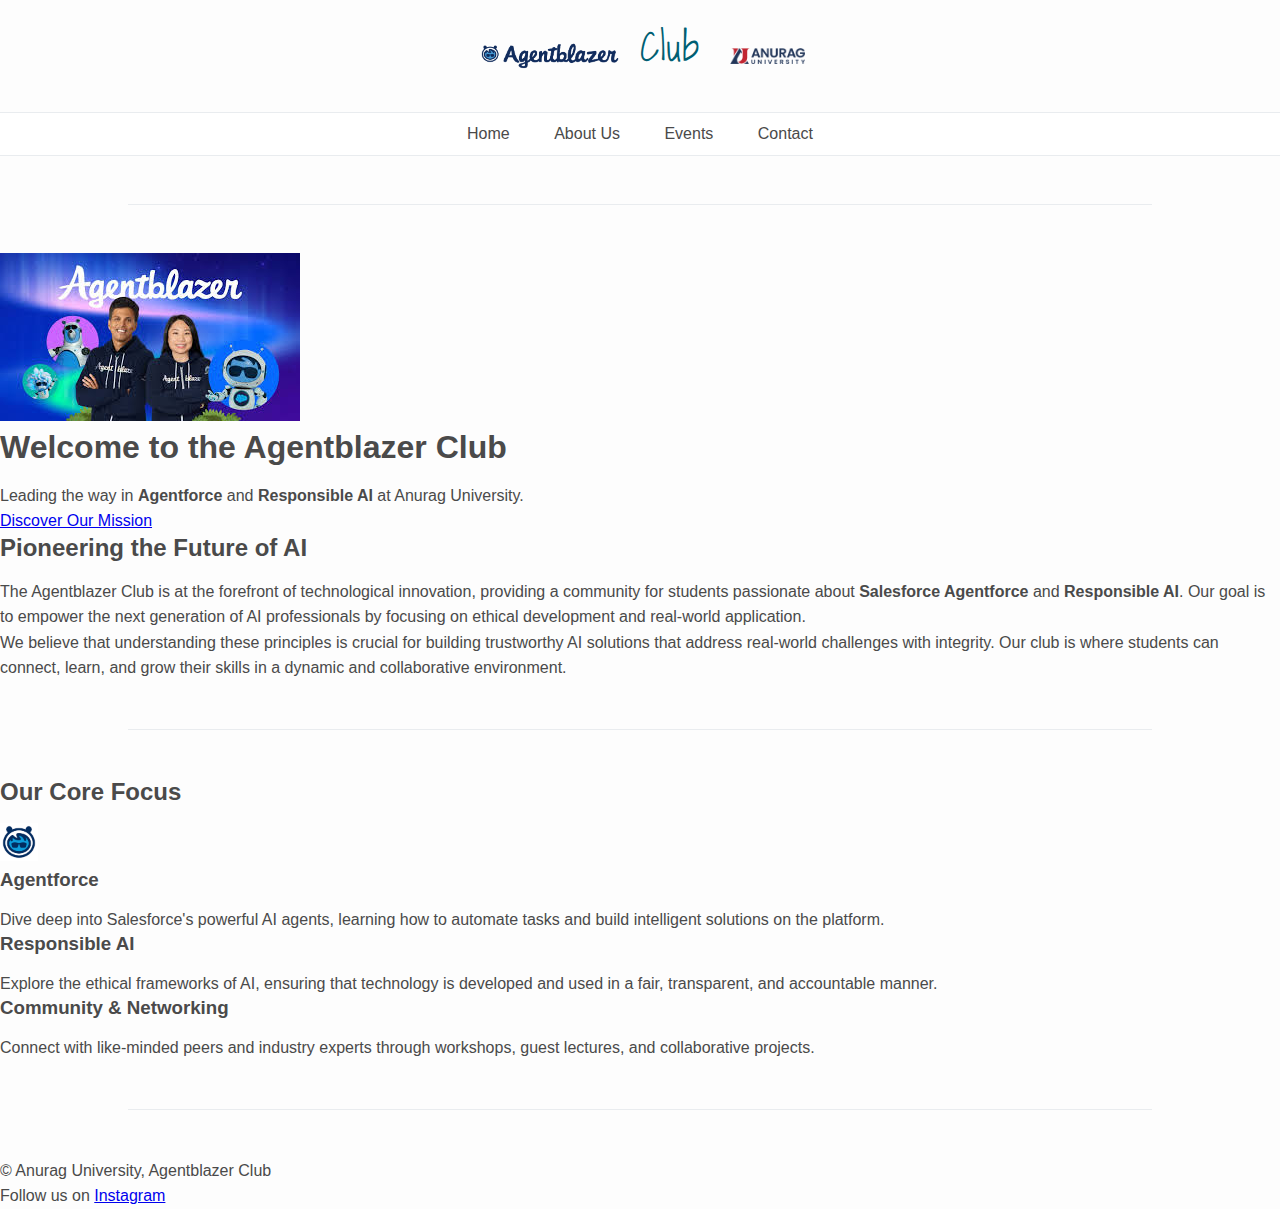
<file: Agentblazer/index.html>
<!DOCTYPE html>
<html lang="en">
<head>
    <meta charset="UTF-8">
    <meta name="viewport" content="width=device-width, initial-scale=1.0">
    <link rel="stylesheet" href="style.css">
    <link rel="preconnect" href="https://fonts.googleapis.com">
    <link rel="preconnect" href="https://fonts.gstatic.com" crossorigin>
    <link href="https://fonts.googleapis.com/css2?family=Shadows+Into+Light&display=swap" rel="stylesheet">
    <title>Agentblazer Club</title>
</head>
<body>
    <header>
        <div class="logo-container">
            <img src="data/Agentblazer-logo.png" alt="Agentblazer Club Logo" class="club-logo" width="35%">
            <span id="club-title">Club</span><br>
            <img src="data/anurag-logo-2.png" alt="Anurag University Logo" class="university-logo" width="15%">
        </div>
    </header>
    
    <nav>
        <ul>
            <li><a href="index.html">Home</a></li>
            <li><a href="about.html">About Us</a></li>
            <li><a href="events.html">Events</a></li>
            <li><a href="contact.html">Contact</a></li>
        </ul>
    </nav>

    <hr>

    <main>
        <section class="hero-section">
            <img src="data/agentblazer-hero.jpeg" alt="Agentblazer Club members collaborating" class="hero-image">
            <div class="hero-text">
                <h1>Welcome to the Agentblazer Club</h1>
                <p>Leading the way in <strong>Agentforce</strong> and <strong>Responsible AI</strong> at Anurag University.</p>
                <a href="about.html" class="cta-button">Discover Our Mission</a>
            </div>
        </section>

        <section class="club-introduction">
            <h2>Pioneering the Future of AI</h2>
            <div class="intro-content">
                <article>
                    <p>
                        The Agentblazer Club is at the forefront of technological innovation, providing a community for students passionate about <strong>Salesforce Agentforce</strong> and <strong>Responsible AI</strong>. Our goal is to empower the next generation of AI professionals by focusing on ethical development and real-world application.
                    </p>
                    <p>
                        We believe that understanding these principles is crucial for building trustworthy AI solutions that address real-world challenges with integrity. Our club is where students can connect, learn, and grow their skills in a dynamic and collaborative environment.
                    </p>
                </article>
            </div>
        </section>

        <hr>

        <section class="key-focus-areas">
            <h2>Our Core Focus</h2>
            <div class="focus-cards-container">
                <div class="focus-card">
                    <img src="data/agentforce-icon.png" alt="Icon representing Agentforce" width="3%">
                    <h3>Agentforce</h3>
                    <p>Dive deep into Salesforce's powerful AI agents, learning how to automate tasks and build intelligent solutions on the platform.</p>
                </div>
                <div class="focus-card">
                    <h3>Responsible AI</h3>
                    <p>Explore the ethical frameworks of AI, ensuring that technology is developed and used in a fair, transparent, and accountable manner.</p>
                </div>
                <div class="focus-card">
                    <h3>Community & Networking</h3>
                    <p>Connect with like-minded peers and industry experts through workshops, guest lectures, and collaborative projects.</p>
                </div>
            </div>
        </section>
    </main>
    
    <hr>

    <footer>
        <div class="footer-content">
            <p>&copy; Anurag University, Agentblazer Club</p>
            <p>Follow us on <a href="https://www.instagram.com/" target="_blank">Instagram</a></p>
        </div>
    </footer>
</body>
</html>
</file>
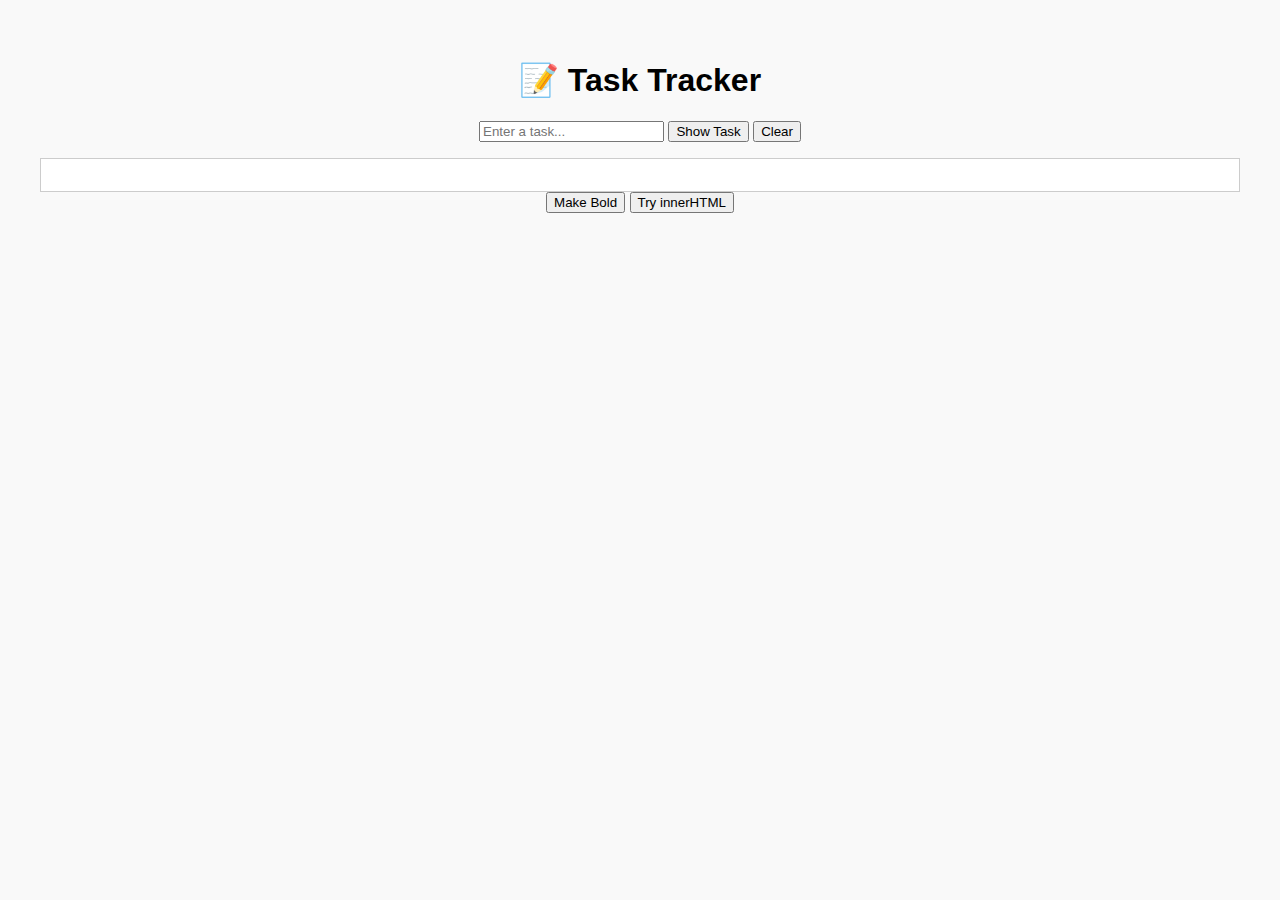
<file: JS-basics-task-tracker1/index.html>
<!-- Difficulty: very easy -->
<!DOCTYPE html>
<html lang="en">
<head>
 <meta charset="UTF-8">
 <title>Very Easy Task Tracker</title>
 <link rel="stylesheet" href="style.css">
</head>
<body>
 <h1>📝 Task Tracker</h1>
 
 <input id="taskInput" placeholder="Enter a task..."/>
  <!-- ── TEACHING-BUG #1 (syntax) ── -->
 <button onclick="showTask()">Show Task</button>


 <!-- ── TEACHING-BUG #3 (intent) ── -->
 <button onclick="clearTask()">Clear</button>


 <div id="output"></div>


 <!-- BONUS buttons -->
 <button onclick="makeBold()">Make Bold</button>
 <button onclick="tryHTML()">Try innerHTML</button>


 <script src="app.js"></script>
</body>
</html>
</file>
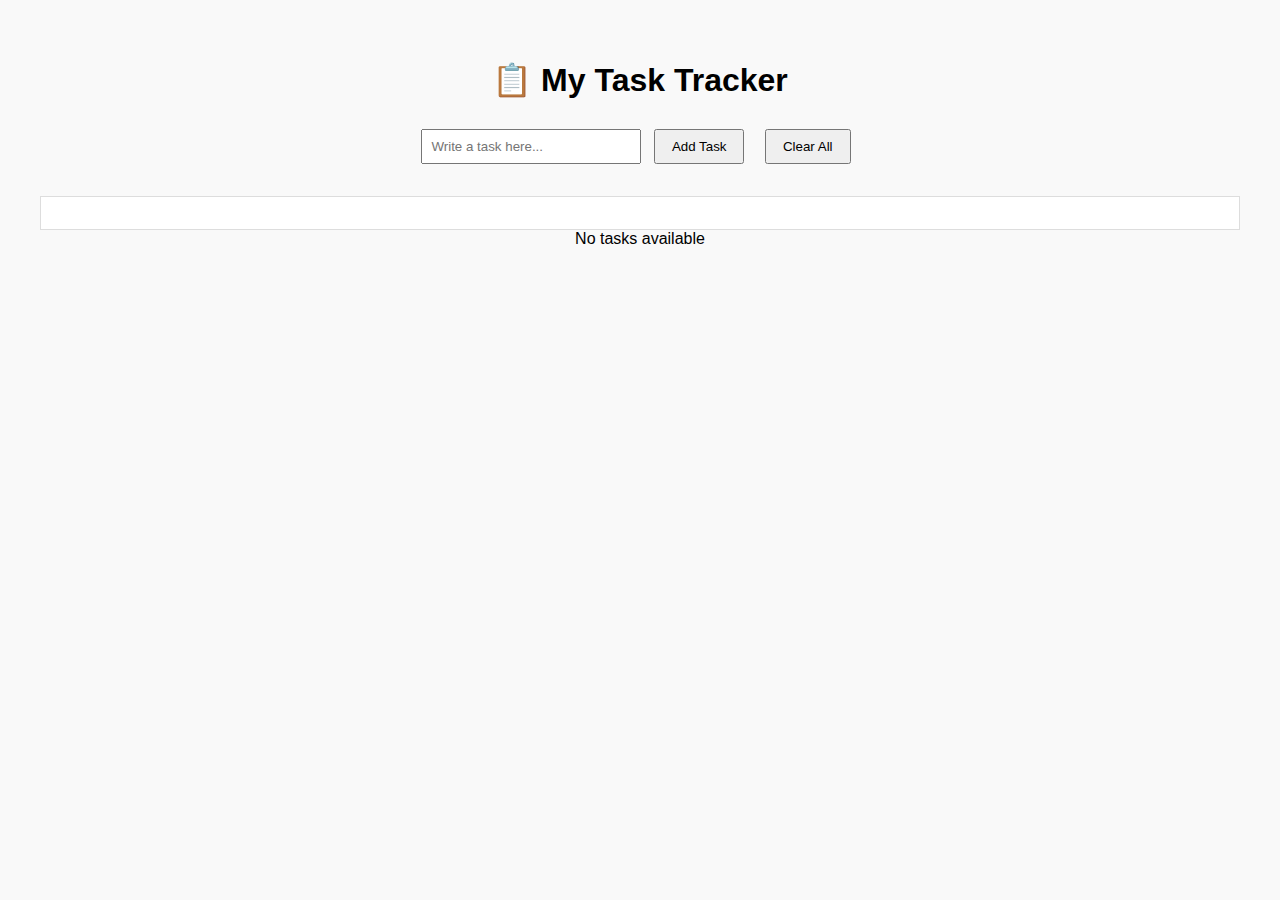
<file: JS-basics-task-tracker2/index.html>
<!-- Difficulty: easy -->
<!DOCTYPE html>
<html lang="en">
<head>
 <meta charset="UTF-8">
 <title>Easy Task Tracker</title>
 <link rel="stylesheet" href="style.css">
</head>
<body>
 <h1>📋 My Task Tracker</h1>


 <!-- ── TEACHING-BUG #1 (syntax) ── -->
 <input id="taskInput" placeholder="Write a task here...">


 <button id="addBtn">Add Task</button>
 <button id="clearBtn">Clear All</button>


 <div id="taskList">
   <!-- Tasks will be displayed here -->
 </div>


 <!-- TODO: Add a message when the list is empty -->
 <div id="emptyMessage">No tasks available</div>

 <script src="app.js"></script>
</body>
</html>
</file>
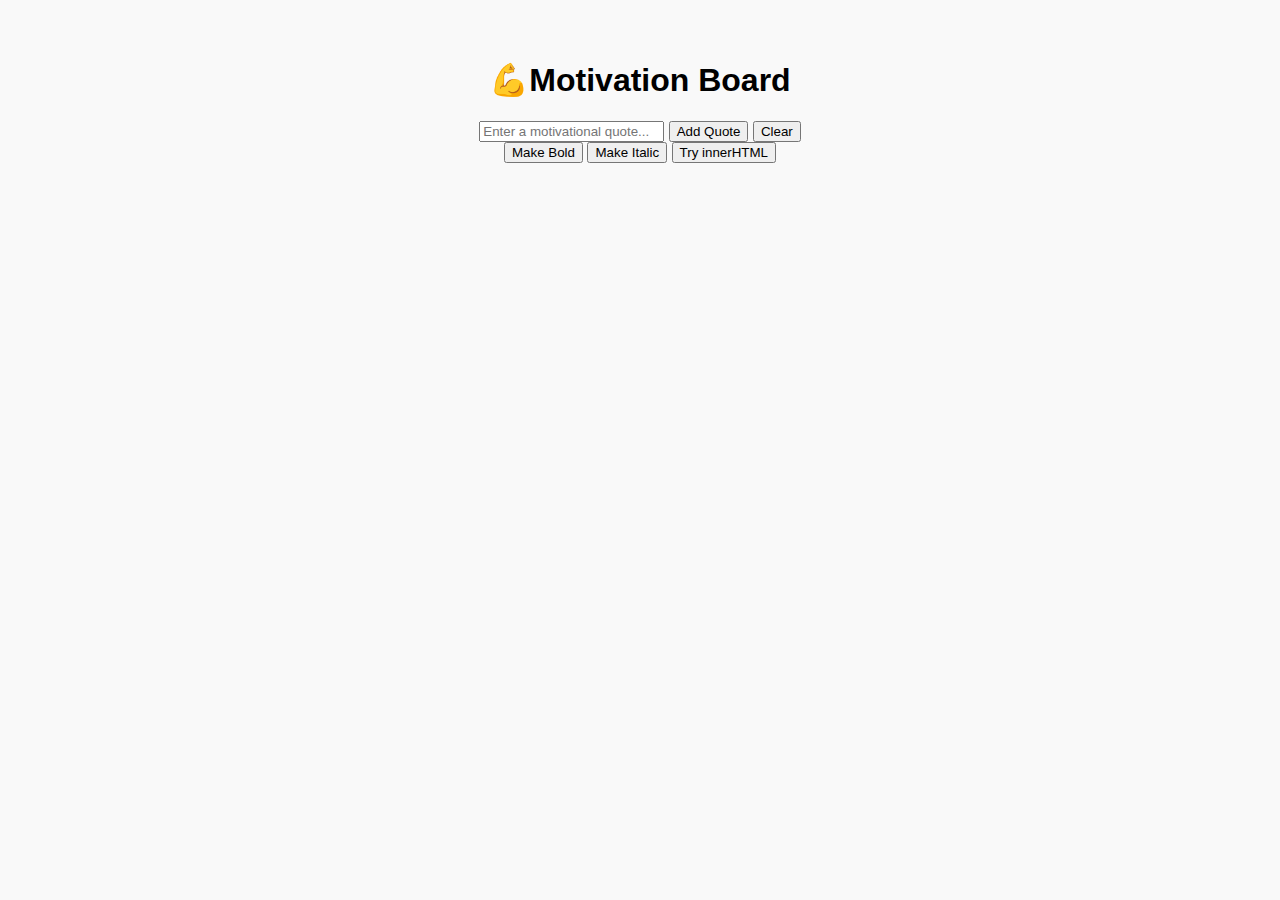
<file: JS-basics-task-tracker1/MotivationBoard/index.html>
<!DOCTYPE html>
<html lang="en">
<head>
 <meta charset="UTF-8">
 <title>Motivation Board</title>
 <link rel="stylesheet" href="style.css">
</head>
<body>
 <h1> 💪Motivation Board</h1>

 <input id="quoteInput" placeholder="Enter a motivational quote..." />

 <button onclick="showNote()">Add Quote</button>

 <button onclick="clearNote()">Clear</button>

 <div id="Board">
    <!-- Quotes will be displayed here -->
 </div>
    
 <button onclick="makeBold()">Make Bold</button>

 <button onclick="makeItalic()">Make Italic</button>
 
 <button onclick="tryHTML()">Try innerHTML</button>

 

 <script src="app.js"></script>
</body>
</html>
</file>
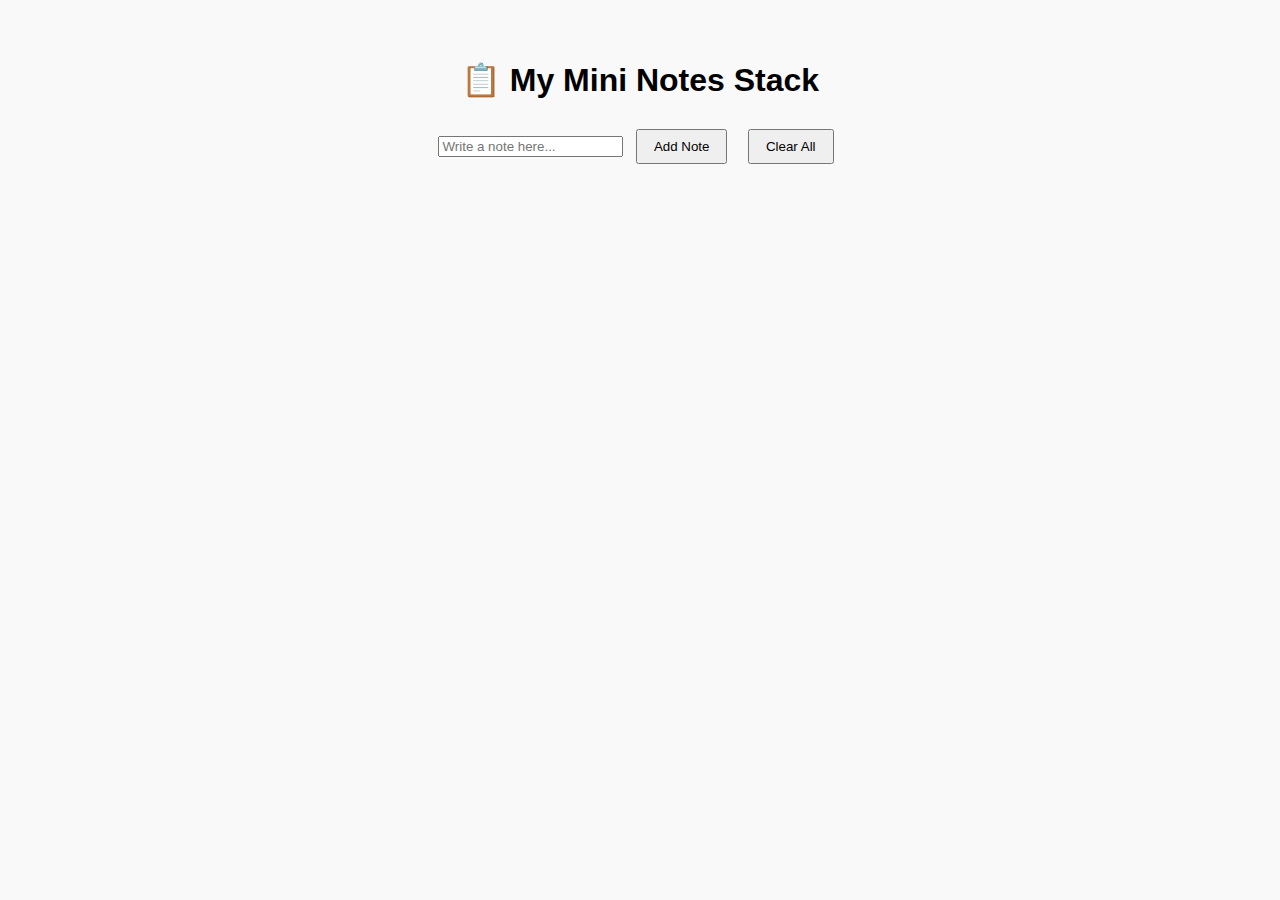
<file: JS-basics-task-tracker2/Mini_Notes_Stack/index.html>
<!-- Difficulty: easy -->
<!DOCTYPE html>
<html lang="en">
<head>
 <meta charset="UTF-8">
 <title>Mini Notes Stack</title>
 <link rel="stylesheet" href="style.css">
</head>
<body>
 <h1>📋 My Mini Notes Stack</h1>


 <input id="noteInput" placeholder="Write a note here...">


 <button id="addBtn">Add Note</button>
 <button id="clearBtn">Clear All</button>


 <div id="noteList">
   <!-- Notes will be displayed here -->
 </div>



 <script src="app.js"></script>
</body>
</html>
</file>
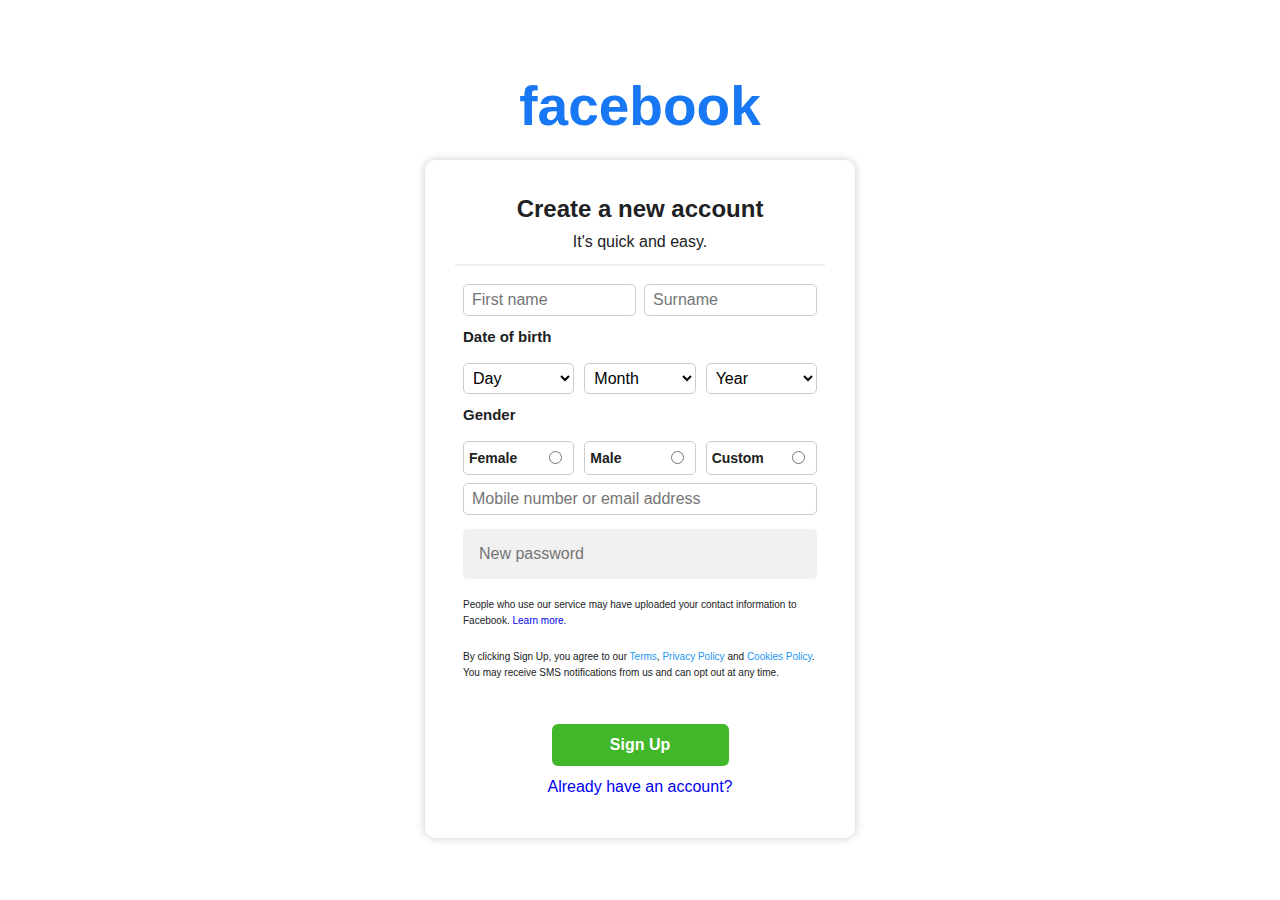
<file: facebook.html>
<!DOCTYPE html>
<html lang="en">
    <head>
        <meta charset="UTF-8">
        <meta name="viewport" content="width=device-width, initial-scale=1.0">
        <title>Facebook.com/signup</title>
        <link rel="stylesheet" href="style.css">
    </head>
    <body>
          <div class="signup-container">
    <h1 class="fb-logo">facebook</h1>

    <div class="signup-box" style="height:0%;">
        <center>
      <h2>Create a new account</h2>
      <p>It's quick and easy.</p>
        </center>
      <hr style="margin: 10px 0 ;">



      <form>
  <table style="width: 100%; border-spacing: 8px;">
    <tr>
      <td><input type="text" placeholder="First name" required></td>
      <td><input type="text" placeholder="Surname" required></td>
    </tr>
    <tr>
      <td colspan="2"><label>Date of birth</label></td>
    </tr>
    <tr>
      <td colspan="2">
          <div class="dob-boxes">
      <select name="day" required>
        <option value="">Day</option>
        <!-- Days 1–31 -->
        <script>
          for (let d = 1; d <= 31; d++) {
            document.write(`<option value="${d}">${d}</option>`);
          }
        </script>
      </select>

      <select name="month">
        <option value="">Month</option>
        <option value="Jan">Jan</option>
        <option value="Feb">Feb</option>
        <option value="Mar">Mar</option>
        <option value="Apr">Apr</option>
        <option value="May">May</option>
        <option value="Jun">Jun</option>
        <option value="Jul">Jul</option>
        <option value="Aug">Aug</option>
        <option value="Sep">Sep</option>
        <option value="Oct">Oct</option>
        <option value="Nov">Nov</option>
        <option value="Dec">Dec</option>
      </select>

      <select name="year">
        <option value="">Year</option>
        <!-- Years 2025 to 1905 -->
        <script>
          for (let y = 2025; y >= 1905; y--) {
            document.write(`<option value="${y}">${y}</option>`);
          }
        </script>
      </select>
        </div>
    </td>
  </tr>

    </tr>

<tr>
  <td colspan="2"><label>Gender</label></td>
</tr>
<tr>
  <td colspan="2">
    <div class="gender-options">
      <label class="gender-box">
         Female
        <input type="radio" name="gender" value="female"> 
      </label>
      <label class="gender-box">
        Male
        <input type="radio" name="gender" value="male"> 
      </label>
      <label class="gender-box">
        Custom
        <input type="radio" name="gender" value="custom"> 
      </label>
    </div>
  </td>
</tr>


    <tr>
        
      <td colspan="2" >
        <div class="input-box">
        <input type="text" placeholder="Mobile number or email address" required></td>
        </div>
    </tr>
    <tr>
      <td colspan="2" ><input type="password" placeholder="New password" required></td>
    </tr>


    <tr>
      <td colspan="2">
        <p class="info-text" ; style="font-size: x-small;">
          People who use our service may have uploaded your contact information to Facebook. <a href="#" ; style="text-decoration: none;">Learn more.</a>
        </p>
        <p class="terms"; style="font-size: x-small;">
          By clicking Sign Up, you agree to our <a href="#"; style="text-decoration: none;">Terms</a>, <a href="#" ; style="text-decoration: none;">Privacy Policy</a> and <a href="#" ; style="text-decoration: none;">Cookies Policy</a>.
        You may receive SMS notifications from us and can opt out at any time.
        </p>
      </td>
    </tr>
    <tr>
      <td colspan="2" style="text-align: center;"><button type="submit" ; style="text-decoration: none; text-align: center;" class="signup-btn"><b>Sign Up</b></button></td>
    </tr>
    <tr>
      <td colspan="2" style="text-align: center;"><a href="index.html"; style="text-decoration: none; font-size: 16px;" class="login-link">Already have an account?</a></td>
    </tr>
</table>
        
      </form>
    </div>
  </div>
</body>
</html>
</file>
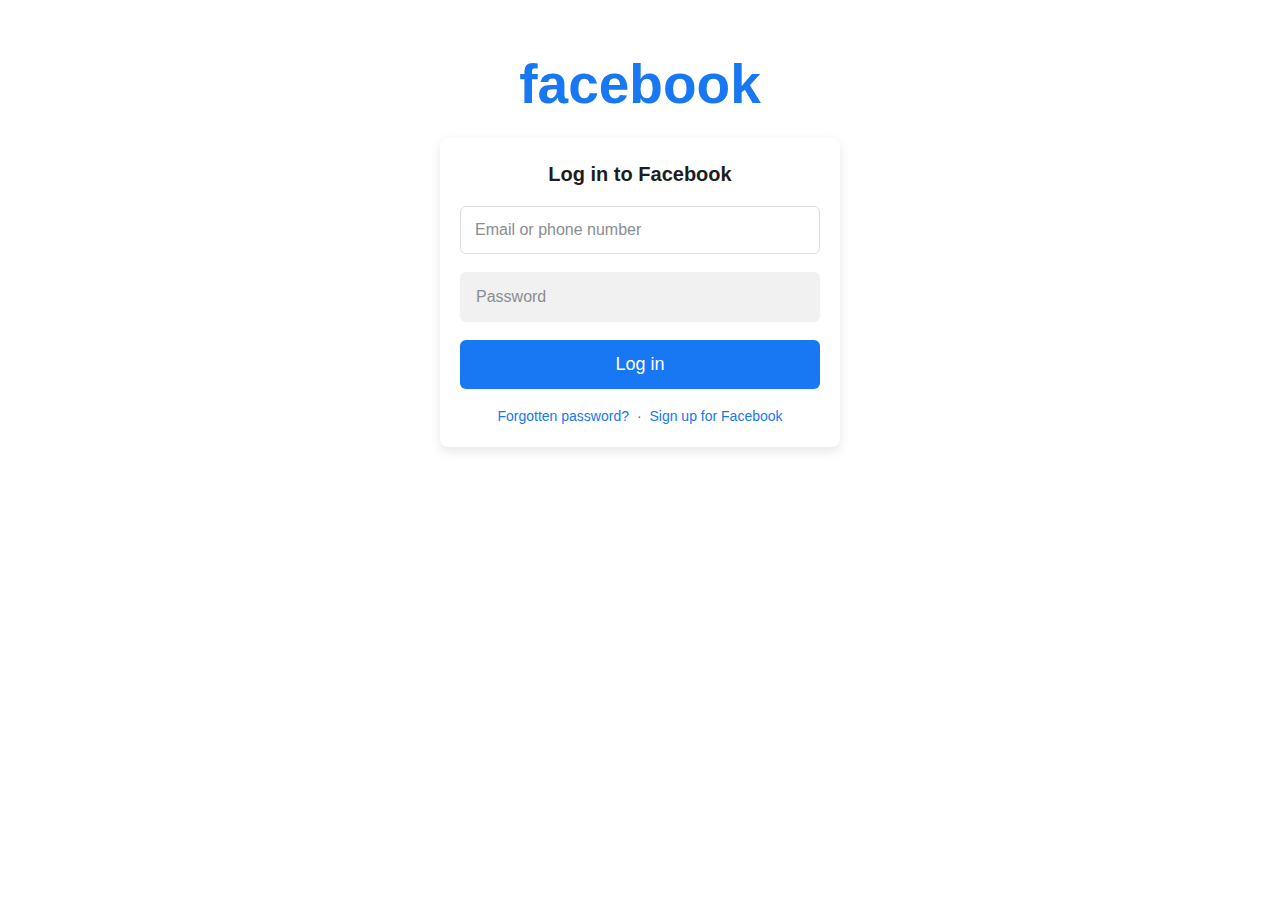
<file: fb_login.html>
<!DOCTYPE html>
<html lang="en">
    <head>
        <meta charset="UTF-8">
        <meta name=""viewport content="width=device-width, initial-scale=1.0">
        <title>Facebook.com/login</title>
        <link rel="stylesheet" href="style.css">
    </head>
    <body>

        <div class="login-page">
          <h1 class="fb-logo">facebook</h1>

  <div class="login-box">
      <h2 class="login-title">Log in to Facebook</h2>

    <form >
      <input type="text" placeholder="Email or phone number" required>
      <input type="password" placeholder="Password" required>
      <button type="submit" class="login-btn">Log in</button>

      <div class="bottom-links">
      <a href="#"; style= text-decoration:none>Forgotten password?</a>
      <span>  · </span>

      <a href="#"; style= text-decoration:none>Sign up for Facebook</a>
      </div>
    </form>
  </div>
        </div>
</body>
</html>
</file>
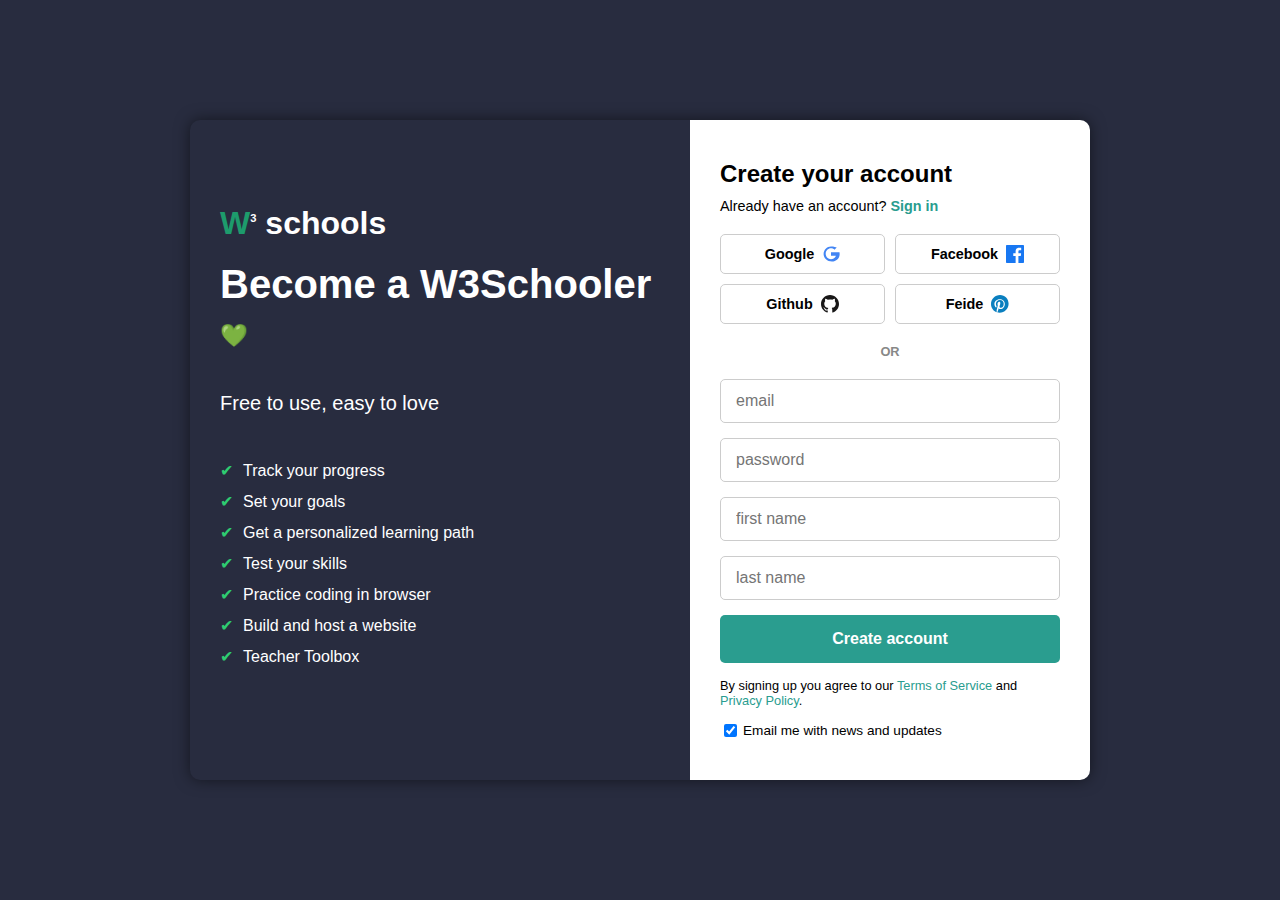
<file: W3Schools.html>
<!DOCTYPE html>
<html lang="en">
<head>
<meta charset="UTF-8" />
<meta name="viewport" content="width=device-width, initial-scale=1" />
<title>Create your account - W3Schools</title>
<style>
  body {
    margin: 0;
    font-family: Arial, sans-serif;
    background-color: #282c3f;
    color: white;
    display: flex;
    height: 100vh;
    align-items: center;
    justify-content: center;
  }
  .wrapper {
    display: flex;
    background: #282c3f;
    width: 900px;
    max-width: 90vw;
    box-shadow: 0 0 15px rgba(0,0,0,0.5);
    border-radius: 10px;
  }
  .left {
    flex: 1;
    padding: 40px 30px;
    display: flex;
    flex-direction: column;
    justify-content: center;
  }
  .left h1 {
    font-size: 2.5rem;
    margin: 0 0 0.5em 0;
  }
  .left p {
    font-size: 1.25rem;
    font-weight: 400;
    margin-bottom: 30px;
  }
  .features {
    list-style: none;
    padding-left: 0;
  }
  .features li {
    margin-bottom: 12px;
    font-size: 1rem;
    display: flex;
    align-items: center;
  }
  .features li::before {
    content: "✔";
    color: #2ecc71;
    margin-right: 10px;
  }
  .green-heart {
    color: #2ecc71;
    font-size: 1.4rem;
  }
  .right {
    background: white;
    color: black;
    width: 400px;
    padding: 40px 30px;
    border-radius: 0 10px 10px 0;
    box-sizing: border-box;
  }
  .right h2 {
    margin-top: 0;
    margin-bottom: 10px;
  }
  .right p.signin {
    font-size: 0.9rem;
    margin-top: 0;
    margin-bottom: 20px;
  }
  .right p.signin a {
    color: #2a9d8f;
    text-decoration: none;
    font-weight: 600;
  }
  .social-buttons {
    display: grid;
    grid-template-columns: 1fr 1fr;
    gap: 10px;
    margin-bottom: 20px;
  }
  .social-button {
    border: 1px solid #ccc;
    padding: 10px 0;
    font-weight: 600;
    display: flex;
    align-items: center;
    justify-content: center;
    cursor: pointer;
    background: white;
    border-radius: 5px;
    font-size: 0.9rem;
  }
  .social-button svg {
    margin-left: 8px;
  }
  .or-divider {
    text-align: center;
    color: #888;
    font-weight: 600;
    font-size: 0.8rem;
    margin-bottom: 20px;
  }
  form input {
    width: 100%;
    padding: 12px 15px;
    margin-bottom: 15px;
    border: 1px solid #ccc;
    border-radius: 5px;
    font-size: 1rem;
    box-sizing: border-box;
  }
  button.create-account {
    width: 100%;
    background-color: #2a9d8f;
    border: none;
    padding: 15px;
    color: white;
    font-weight: 700;
    font-size: 1rem;
    border-radius: 5px;
    cursor: pointer;
  }
  .terms {
    font-size: 0.8rem;
    margin-top: 15px;
  }
  .terms a {
    color: #2a9d8f;
    text-decoration: none;
  }
  .newsletter {
    margin-top: 10px;
    font-size: 0.85rem;
    display: flex;
    align-items: center;
  }
  .newsletter input {
    margin-right: 6px;
  }
</style>
</head>
<body>
  <div class="wrapper">
    <div class="left">
      <div style="font-weight: 700; font-size: 2rem; margin-bottom: 20px;">
        <span style="color:#1d9b6c;">W</span><sup style="font-size:0.7rem;">3</sup> schools
      </div>
      <h1>Become a W3Schooler <span class="green-heart">💚</span></h1>
      <p>Free to use, easy to love</p>
      <ul class="features">
        <li>Track your progress</li>
        <li>Set your goals</li>
        <li>Get a personalized learning path</li>
        <li>Test your skills</li>
        <li>Practice coding in browser</li>
        <li>Build and host a website</li>
        <li>Teacher Toolbox</li>
      </ul>
    </div>
    <div class="right">
      <h2>Create your account</h2>
      <p class="signin">Already have an account? <a href="#">Sign in</a></p>
      <div class="social-buttons">
        <div class="social-button">Google
          <svg xmlns="http://www.w3.org/2000/svg" width="18" height="18" fill="none" viewBox="0 0 18 18"><path fill="#4285F4" d="M17.64 9.2045c0-.6386-.0574-1.2515-.163-1.8405H9v3.481h4.844c-.2086 1.125-1.3448 3.3015-4.844 3.3015-2.917 0-5.292-2.418-5.292-5.395 0-2.9765 2.375-5.3945 5.292-5.3945 1.6575 0 2.773.7035 3.4162 1.313l2.325-2.235C13.94 2.17 12.004 1.4 9 1.4 4.92 1.4 1.6 4.847 1.6 8.9285 1.6 13.01 5.185 16.5 9.9535 16.5 14.0175 16.5 17.64 13.484 17.64 9.2045Z"/></svg>
        </div>
        <div class="social-button">Facebook
          <svg xmlns="http://www.w3.org/2000/svg" width="18" height="18" fill="#1877F2" viewBox="0 0 24 24"><path d="M22.675 0H1.325C.593 0 0 .593 0 1.326v21.348C0 23.408.593 24 1.325 24h11.494v-9.294H9.691v-3.622h3.128V8.414c0-3.1 1.894-4.788 4.659-4.788 1.325 0 2.464.099 2.797.143v3.24l-1.92.001c-1.504 0-1.796.716-1.796 1.765v2.315h3.587l-.467 3.622h-3.12V24h6.116C23.408 24 24 23.408 24 22.674V1.326C24 .593 23.408 0 22.675 0z"/></svg>
        </div>
        <div class="social-button">Github
          <svg xmlns="http://www.w3.org/2000/svg" width="18" height="18" fill="#181717" viewBox="0 0 24 24"><path d="M12 0C5.37 0 0 5.37 0 12c0 5.3 3.438 9.8 8.205 11.385.6.11.82-.255.82-.567v-2.167c-3.338.726-4.033-1.415-4.033-1.415-.546-1.385-1.332-1.753-1.332-1.753-1.09-.745.083-.73.083-.73 1.204.084 1.838 1.236 1.838 1.236 1.07 1.835 2.81 1.305 3.495.998.107-.774.418-1.305.76-1.605-2.665-.3-5.466-1.335-5.466-5.933 0-1.31.47-2.38 1.236-3.22-.123-.303-.536-1.523.117-3.176 0 0 1.008-.322 3.3 1.23a11.49 11.49 0 013-.405c1.02.005 2.045.138 3 .405 2.29-1.552 3.296-1.23 3.296-1.23.655 1.653.243 2.873.12 3.176.77.84 1.235 1.91 1.235 3.22 0 4.61-2.8 5.63-5.472 5.926.43.372.814 1.103.814 2.222v3.293c0 .315.218.68.825.565C20.565 21.795 24 17.3 24 12c0-6.63-5.37-12-12-12z"/></svg>
        </div>
        <div class="social-button">Feide
          <svg xmlns="http://www.w3.org/2000/svg" width="18" height="18" fill="#0a7fbf" viewBox="0 0 24 24"><path d="M12 0c-6.627 0-12 5.373-12 12 0 5.104 3.162 9.432 7.62 11.08-.106-.94-.202-2.385.042-3.418.22-.91 1.412-5.8 1.412-5.8s-.36-.72-.36-1.78c0-1.67.969-2.92 2.174-2.92 1.025 0 1.52.77 1.52 1.694 0 1.03-.654 2.567-.99 3.996-.283 1.2.6 2.18 1.78 2.18 2.14 0 3.78-2.26 3.78-5.52 0-2.88-2.072-4.9-5.035-4.9-3.43 0-5.446 2.57-5.446 5.226 0 1.05.4 2.175.9 2.787.1.124.11.234.082.36-.09.4-.294 1.23-.334 1.4-.05.22-.16.27-.37.16-1.37-.63-2.22-2.62-2.22-4.22 0-3.43 2.49-6.58 7.18-6.58 3.76 0 6.68 2.69 6.68 6.28 0 3.75-2.37 6.77-5.67 6.77-1.11 0-2.16-.57-2.52-1.23l-.69 2.63c-.25.95-.93 2.14-1.39 2.87 1.05.33 2.16.51 3.32.51 6.63 0 12-5.37 12-12S18.63 0 12 0z"/></svg>
        </div>
      </div>
      <div class="or-divider">OR</div>
      <form>
        <input type="email" placeholder="email" required />
        <input type="password" placeholder="password" required />
        <input type="text" placeholder="first name" required />
        <input type="text" placeholder="last name" required />
        <button type="submit" class="create-account">Create account</button>
      </form>
      <p class="terms">
        By signing up you agree to our <a href="#">Terms of Service</a> and <a href="#">Privacy Policy</a>.
      </p>
      <label class="newsletter">
        <input type="checkbox" checked /> Email me with news and updates
      </label>
    </div>
  </div>
</body>
</html>
</file>
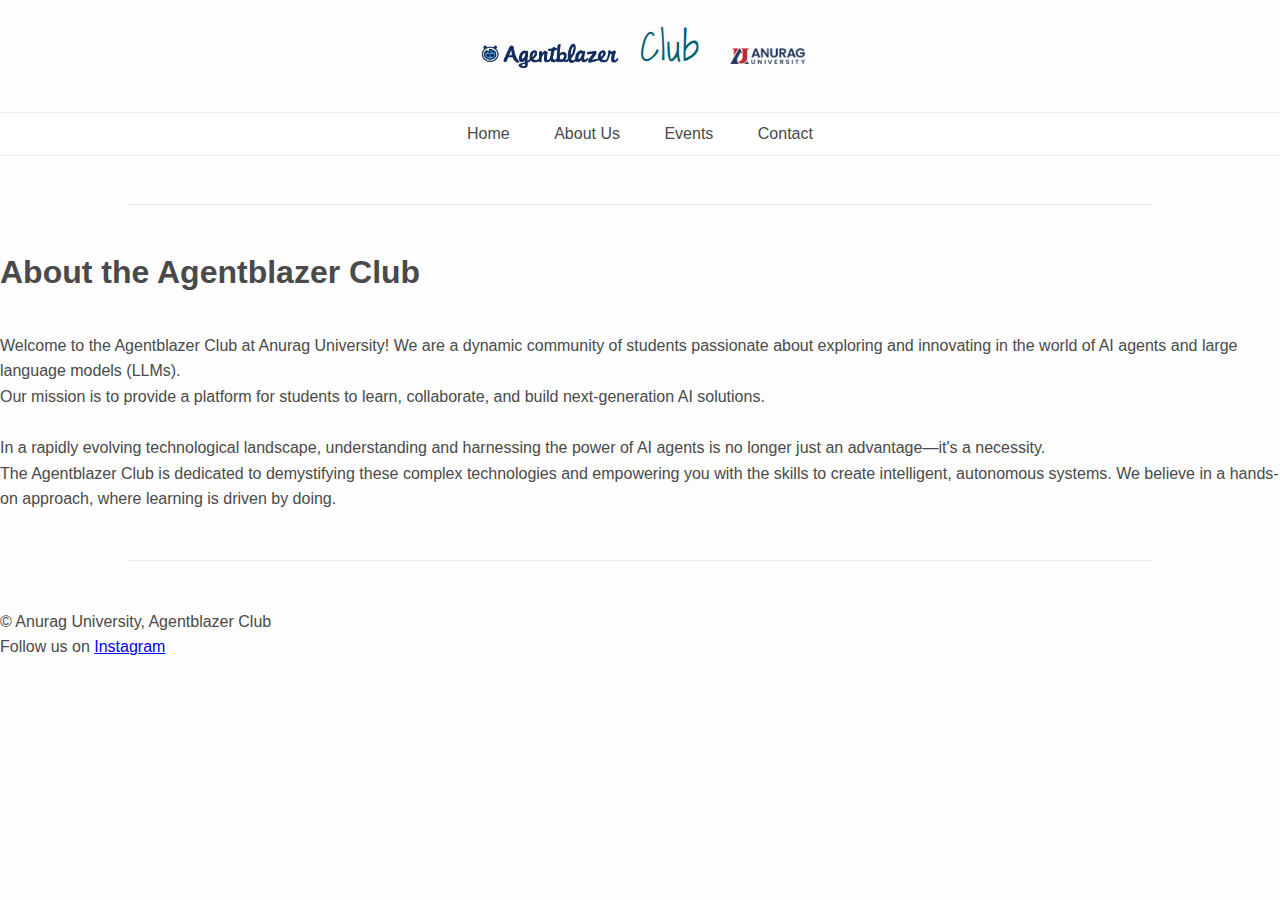
<file: Agentblazer/about.html>
<!DOCTYPE html>
<html lang="en">
<head>
    <meta charset="UTF-8">
    <meta name="viewport" content="width=device-width, initial-scale=1.0">
    <link rel="stylesheet" href="style.css">
    <link rel="preconnect" href="https://fonts.googleapis.com">
    <link rel="preconnect" href="https://fonts.gstatic.com" crossorigin>
    <link href="https://fonts.googleapis.com/css2?family=Shadows+Into+Light&display=swap" rel="stylesheet">
    <title>Agentblazer Club</title>
</head>
<body>
    <header>
        <div class="logo-container">
            <img src="data/Agentblazer-logo.png" alt="Agentblazer Club Logo" class="club-logo" width="35%">
            <span id="club-title">Club</span><br>
            <img src="data/anurag-logo-2.png" alt="Anurag University Logo" class="university-logo" width="15%">
        </div>
    </header>
    
    <nav>
        <ul>
            <li><a href="index.html">Home</a></li>
            <li><a href="about.html">About Us</a></li>
            <li><a href="events.html">Events</a></li>
            <li><a href="contact.html">Contact</a></li>
        </ul>
    </nav>

    <hr>
    <main>
        <h1>About the Agentblazer Club</h1><br>
        <p id="about-us">
            Welcome to the Agentblazer Club at Anurag University! We are a dynamic community of students passionate about exploring and innovating in the world of AI agents and large language models (LLMs).
            <br>Our mission is to provide a platform for students to learn, collaborate, and build next-generation AI solutions.<br>
            <br>
            In a rapidly evolving technological landscape, understanding and harnessing the power of AI agents is no longer just an advantage—it's a necessity. 
            <br>The Agentblazer Club is dedicated to demystifying these complex technologies and empowering you with the skills to create intelligent, autonomous systems. We believe in a hands-on approach, where learning is driven by doing.
        </p>
    </main>
    <hr>

    <footer>
        <div class="footer-content">
            <p>&copy; Anurag University, Agentblazer Club</p>
            <p>Follow us on <a href="https://www.instagram.com/" target="_blank">Instagram</a></p>
        </div>
    </footer>
</body>
</html>
</file>
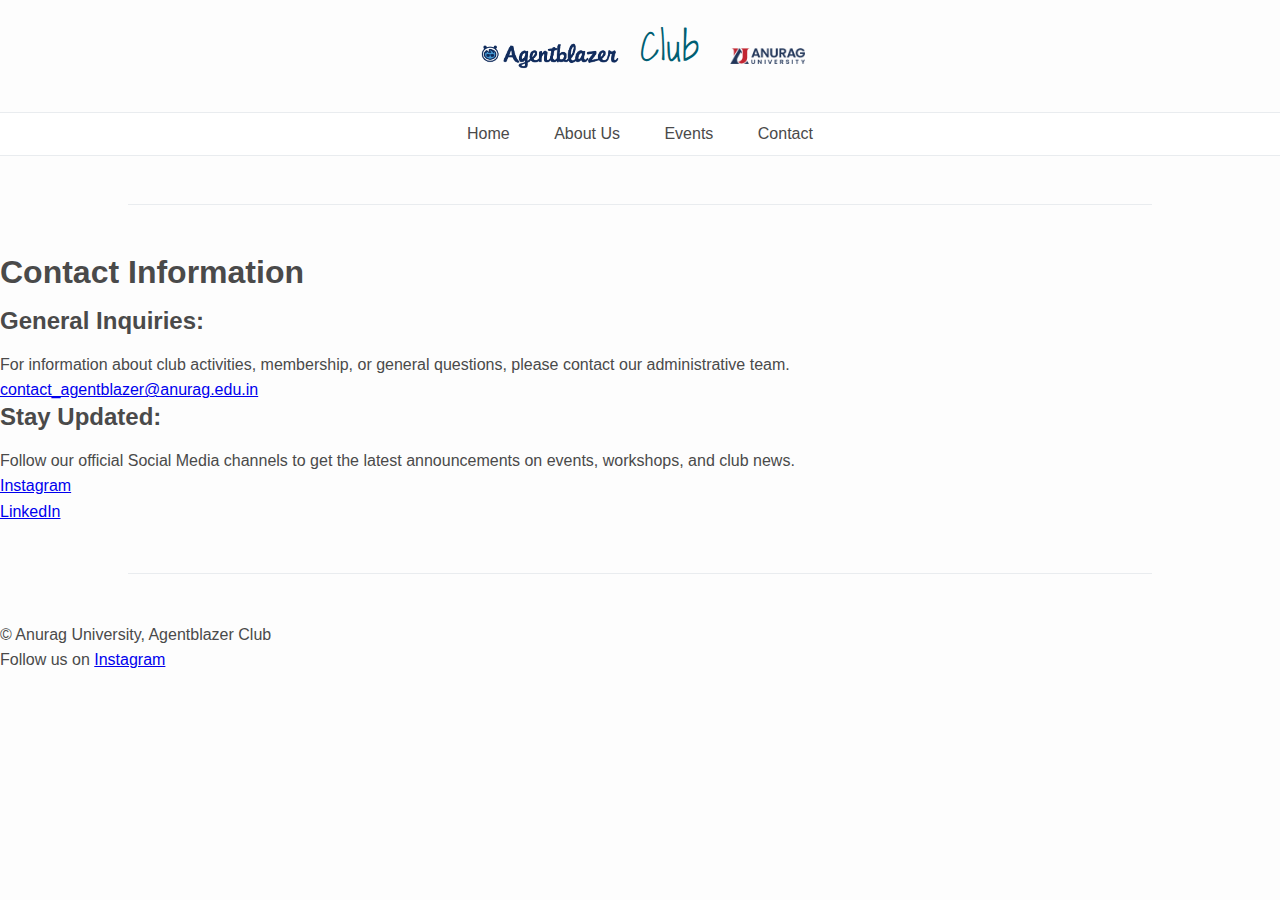
<file: Agentblazer/contact.html>
<!DOCTYPE html>
<html lang="en">
<head>
    <meta charset="UTF-8">
    <meta name="viewport" content="width=device-width, initial-scale=1.0">
    <link rel="stylesheet" href="style.css">
    <link rel="preconnect" href="https://fonts.googleapis.com">
    <link rel="preconnect" href="https://fonts.gstatic.com" crossorigin>
    <link href="https://fonts.googleapis.com/css2?family=Shadows+Into+Light&display=swap" rel="stylesheet">
    <title>Agentblazer Club</title>
</head>
<body>
    <header>
        <div class="logo-container">
            <img src="data/Agentblazer-logo.png" alt="Agentblazer Club Logo" class="club-logo" width="35%">
            <span id="club-title">Club</span><br>
            <img src="data/anurag-logo-2.png" alt="Anurag University Logo" class="university-logo" width="15%">
        </div>
    </header>
    
    <nav>
        <ul>
            <li><a href="index.html">Home</a></li>
            <li><a href="about.html">About Us</a></li>
            <li><a href="events.html">Events</a></li>
            <li><a href="contact.html">Contact</a></li>
        </ul>
    </nav>

    <hr>
    <main>
        <h1>Contact Information</h1>

        <h2>General Inquiries:</h2>
        <p>For information about club activities, membership, or general questions, please contact our administrative team.<br>
        <a href="mailto:contact_agentblazer@anurag.edu.in">contact_agentblazer@anurag.edu.in</a>
        </p>

        <h2>Stay Updated:</h2>
        <p>
            Follow our official Social Media channels to get the latest announcements on events, workshops, and club news.<br>
            <ul>
                <li><a href="https://www.instagram.com/" target="_blank">Instagram</a></li>
                <li><a href="https://www.linkedin.com/" target="_blank">LinkedIn</a></li>
            </ul>
        </p>
    </main>
    
    <hr>

    <footer>
        <div class="footer-content">
            <p>&copy; Anurag University, Agentblazer Club</p>
            <p>Follow us on <a href="https://www.instagram.com/" target="_blank">Instagram</a></p>
        </div>
    </footer>
</body>
</html>
</file>
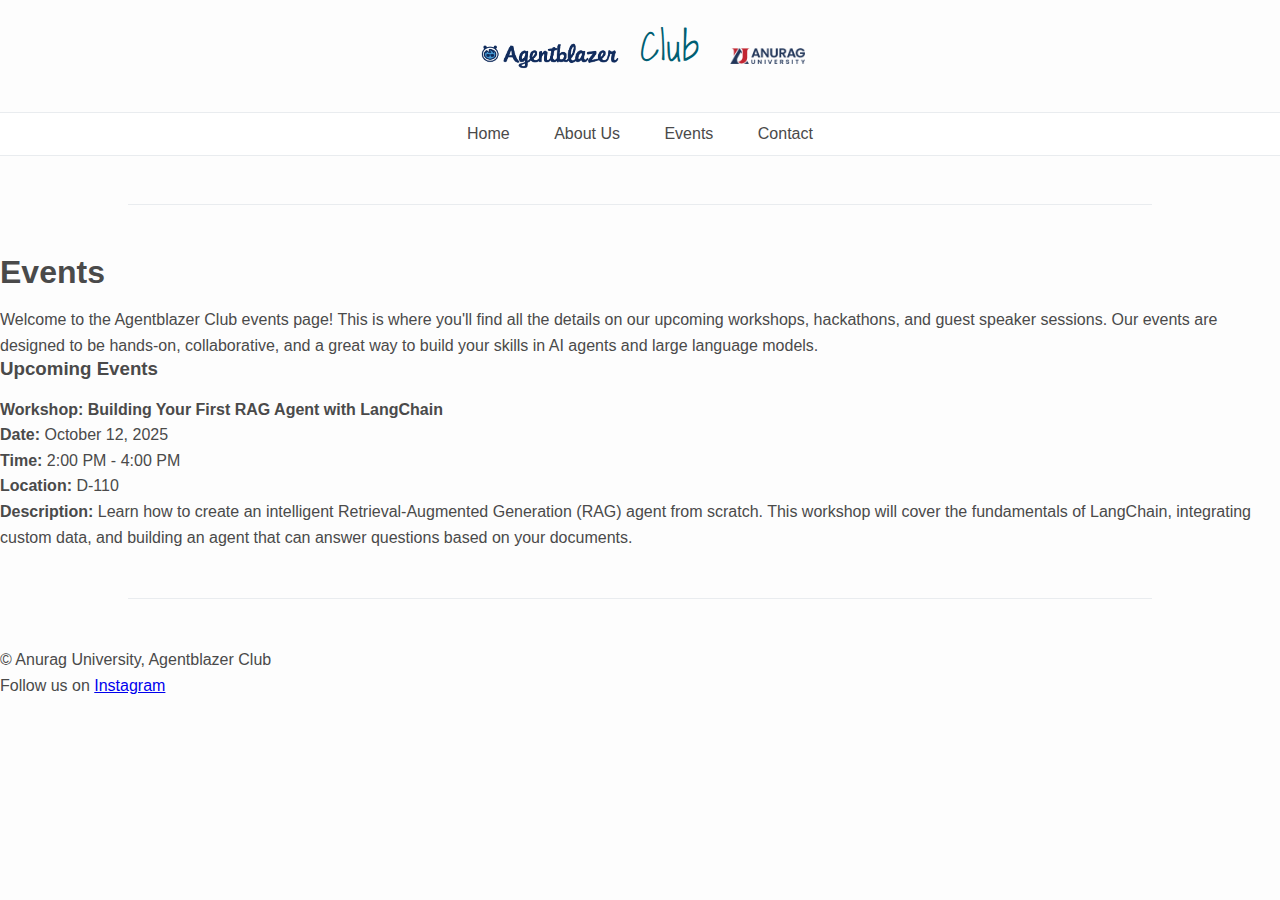
<file: Agentblazer/events.html>
<!DOCTYPE html>
<html lang="en">
<head>
    <meta charset="UTF-8">
    <meta name="viewport" content="width=device-width, initial-scale=1.0">
    <link rel="stylesheet" href="style.css">
    <link rel="preconnect" href="https://fonts.googleapis.com">
    <link rel="preconnect" href="https://fonts.gstatic.com" crossorigin>
    <link href="https://fonts.googleapis.com/css2?family=Shadows+Into+Light&display=swap" rel="stylesheet">
    <title>Agentblazer Club</title>
</head>
<body>
    <header>
        <div class="logo-container">
            <img src="data/Agentblazer-logo.png" alt="Agentblazer Club Logo" class="club-logo" width="35%">
            <span id="club-title">Club</span><br>
            <img src="data/anurag-logo-2.png" alt="Anurag University Logo" class="university-logo" width="15%">
        </div>
    </header>
    
    <nav>
        <ul>
            <li><a href="index.html">Home</a></li>
            <li><a href="about.html">About Us</a></li>
            <li><a href="events.html">Events</a></li>
            <li><a href="contact.html">Contact</a></li>
        </ul>
    </nav>

    <hr>
    <main>
        <h1>Events</h1>
        <p>
            Welcome to the Agentblazer Club events page! This is where you'll find all the details on our upcoming workshops, hackathons, and guest speaker sessions.
            Our events are designed to be hands-on, collaborative, and a great way to build your skills in AI agents and large language models.
        </p>

        <h3>Upcoming Events</h3>
        
        <ul>
            <strong>Workshop: Building Your First RAG Agent with LangChain</strong>
            <li><strong>Date:</strong> October 12, 2025</li>
            <li><strong>Time:</strong> 2:00 PM - 4:00 PM</li>
            <li><strong>Location:</strong> D-110</li>
            <li><strong>Description:</strong>  Learn how to create an intelligent Retrieval-Augmented Generation (RAG) agent from scratch. This workshop will cover the fundamentals of LangChain, 
                integrating custom data, and building an agent that can answer questions based on your documents.</li>
        </ul>
    </main>
    <hr>

    <footer>
        <div class="footer-content">
            <p>&copy; Anurag University, Agentblazer Club</p>
            <p>Follow us on <a href="https://www.instagram.com/" target="_blank">Instagram</a></p>
        </div>
    </footer>
</body>
</html>
</file>
<file: Agentblazer/style.css>
:root {
    --primary-color: #4a4a4a;
    --accent-color: #005f73;
    --background-color: #fdfdfd;
    --light-gray: #e9ecef;
    --font-main: -apple-system, BlinkMacSystemFont, "Segoe UI", Roboto, Helvetica, Arial, sans-serif;
    --font-display: 'Shadows Into Light', cursive;
}

* {
    margin: 0;
    padding: 0;
    box-sizing: border-box;
}

body {
    font-family: var(--font-main);
    background-color: var(--background-color);
    color: var(--primary-color);
    line-height: 1.6;
}

h1, h2, h3 {
    line-height: 1.2;
    margin-bottom: 1rem;
}

hr {
    border: none;
    height: 1px;
    background-color: var(--light-gray);
    margin: 3rem auto;
    width: 80%;
}


header .logo-container {
    display: flex;
    justify-content: center;
    align-items: center;
    padding: 1.5rem 1rem;
    gap: 15px;
}

#club-title {
    font-family: var(--font-display);
    font-size: 2.5rem;
    color: var(--accent-color);
    position: relative;
    top: -10px;
}

header .club-logo {
    width: 150px;
    height: auto;
}

header .university-logo {
    width: 75px;
    height: auto;
}


nav {
    background-color: #fff;
    border-top: 1px solid var(--light-gray);
    border-bottom: 1px solid var(--light-gray);
    padding: 0.5rem 0;
}

nav ul {
    list-style-type: none;
    text-align: center;
}

nav ul li {
    display: inline-block;
    margin: 0 15px;
}

nav ul li a {
    text-decoration: none;
    color: var(--primary-color);
    font-weight: 500;
    padding: 10px 5px;
    position: relative;
    transition: color 0.3s ease;
}
</file>
<file: JS-basics-task-tracker1/style.css>
/* Difficulty: very easy */
body {
 font-family: sans-serif;
 background-color: #f9f9f9;
 padding: 2rem;
 text-align: center;
}


#output {
 margin-top: 1rem;
 padding: 1rem;
 background-color: #ffffff;
 color: black;  /* ── TEACHING-BUG #4 (style) ── */
 border: 1px solid #ccc;
}
</file>
<file: JS-basics-task-tracker2/style.css>
/* Difficulty: easy */
body {
 font-family: sans-serif;
 background: #f9f9f9;
 padding: 2rem;
 text-align: center;
}


#taskInput {
 padding: 0.5rem;
 width: 200px;
 margin-bottom: 1rem;
}


#addBtn, #clearBtn {
 padding: 0.5rem 1rem;
 margin: 0.5rem;
 cursor: pointer;
}


#taskList {
 margin-top: 1rem;
 background: #fff;
 padding: 1rem;
 color: black; /* ── TEACHING-BUG #4 (style) ── */
 border: 1px solid #ddd;
 text-align: left;
}


/* ── TEACHING-BUG #5 (style) ── */
.task {
 padding: 0.5rem;
 margin-bottom: 0.5rem;
border-bottom: 1px solid #eee;


}
</file>
<file: JS-basics-task-tracker1/MotivationBoard/style.css>
body {
 font-family: sans-serif;
 background-color: #f9f9f9;
 padding: 2rem;
 text-align: center;
}


#output {
 margin-top: 1rem;
 padding: 1rem;
 background-color: #ffffff;
 color: black;  
 border: 1px solid #ccc;
}
</file>
<file: JS-basics-task-tracker2/Mini_Notes_Stack/style.css>
/* Difficulty: easy */
body {
 font-family: sans-serif;
 background: #f9f9f9;
 padding: 2rem;
 text-align: center;
}


#taskInput {
 padding: 0.5rem;
 width: 200px;
 margin-bottom: 1rem;
}


#addBtn, #clearBtn {
 padding: 0.5rem 1rem;
 margin: 0.5rem;
 cursor: pointer;
}


#taskList {
 margin-top: 1rem;
 background: #fff;
 padding: 1rem;
 color: black; 
 border: 1px solid #ddd;
 text-align: left;
}


.task {
 padding: 0.5rem;
 margin-bottom: 0.5rem;
border-bottom: 1px solid #eee;


}
</file>
<file: style.css>
* { box-sizing: border-box; }
body {
  margin: 0; font-family: sans-serif; line-height: 1.6; background: #f6f6f6; color: #202122;
}
header {
  display: flex; justify-content: space-between; background: #f8f9fa;
  border-bottom: 1px solid #a2a9b1; padding: 8px 16px;
}
.logo { font-size: 1.5em; color: #0645ad; }
.search input {
  padding: 4px 8px;
  border: 1px solid #a2a9b1;
  border-radius: 2px;
}
.page-container {
  display: flex; max-width: 1200px;
  margin: 16px auto; padding: 0 16px;
  position: relative;
}
.toc {
  flex: none; width: 200px; padding: 8px;
  background: #f8f9fa; border: 1px solid #a2a9b1;
}
.toc-title { font-weight: bold; margin-bottom: 8px; }
.toc ul { list-style-type: none; padding-left: 0; margin: 0; }
.toc li { margin: 4px 0; }
.toc a { text-decoration: none; color: #0645ad; }

.article {
  flex: 1; max-width: 600px; margin: 0 16px;
}
.article h1 { font-size: 2em; margin-bottom: 0.5em; }
.article h2 {
  margin: 1.5em 0 0.5em;
  border-bottom: 1px solid #a2a9b1; padding-bottom: 0.3em;
}
.article pre {
  background: #f0f0f0; padding: 8px;
  border: 1px solid #ccc; overflow-x: auto;
}
.article table {
  width: 100%; border-collapse: collapse;
  margin: 1em 0;
}
.article th, .article td {
  border: 1px solid #a2a9b1;
  padding: 6px 8px; text-align: left;
  background: white;
}

.infobox {
  flex: none; width: 250px; position: sticky; top: 16px;
  background: #f8f9fa; border: 1px solid #a2a9b1;
  padding: 8px;
}
.infobox h2 {
  margin-top: 0; font-size: 1.25em;
}
.infobox table {
  width: 100%; border-collapse: collapse;
}
.infobox th {
  background: #eaeaea; vertical-align: top;
  padding: 4px 6px;
  width: 40%;
}
.infobox td {
  padding: 4px 6px;
}
.infobox a {
  color: #0645ad; text-decoration: none;
}


.fb-logo {
  color: #1877f2;       /* Facebook blue */
  font-size: 60px;      /* Makes it big */
  font-family: Arial, sans-serif;
  text-align: center;
  padding-top: 0;
  margin-bottom: 0px;
}

.signup-box {
  background-color: white;
  padding-top: 10px;
  padding: 30px;
  border-radius: 10px;
  box-shadow: 0 0 10px #ccc;
  width: 430px;
  margin: auto; /* THIS centers it horizontally */
  text-align: left;

}

.signup-box table {
  width: 100%;          /* Make it stretch to the container */
  border-spacing: 4px; /* Space between rows/columns */
  margin: auto;        /* THIS centers the table inside the box */
}
body {
  background-color: #f0f2f5;
  margin: 0;
  padding: 0;
  display: flex;
  justify-content: center;
  align-items: center;
  height: 100vh;
  font-family: Arial, sans-serif;
}
.signup-btn {
  background-color: #42b72a;  /* Facebook green */
  color: white;
  padding: 12px 20px;
  border: none;
  font-size: 16px;
  border-radius: 6px;
  cursor: pointer;
  width: 50%;
  margin-top: 15px;
}

.signup-btn:hover {
  background-color: #36a420; /* Darker on hover */
}
input[type="text"],
input[type="password"],
select {
  font-size: 16px;
  padding: 6px 8px;
  width: 100%;
  border: 1px solid #ccc;
  border-radius: 5px;
box-sizing: border-box;

}


label {
  font-size: 15px;
}

table {
  font-size: 16px;
  width: 100%;
  border-spacing: 8px;
}
.full-width {
  width: 100%;
}
select {
  width:fit-content;
}
.gender-options {
  display: flex;
  gap: 10px;
  margin-top: 5px;
}

.gender-box {
  border: 1px solid #ccc;
  border-radius: 5px;
  padding: 5px 5px;
  font-size: 14px;
  cursor: pointer;
  flex: 1;
  text-align: left;
  background-color: white;
  display: flex;
  justify-content: space-between;
  align-items: center;
  transition: border 0.3s ease;
}


.gender-box:hover {
  border-color: #1877f2;
}

.gender-box input[type="radio"] {
  margin-right: 6px;
}
.dob-boxes {
  display: flex;
  gap: 10px;
  justify-content: space-between;
  margin-top: 5px;
}

.dob-boxes select {
  flex: 1;
  padding: 5px;
  font-size: 16px;
  border-radius: 5px;
  border: 1px solid #ccc;
  background-color: white;
  cursor: pointer;
}

h2 {
  margin-top: 0%;
  margin-bottom: 0px; /* Reduces space below heading */
}

p {
  margin-top: 0;
  margin-bottom: 0px; /* Optional: reduce space before hr */
}


/* Reset and Base */
* {
  margin: 0;
  padding: 0;
  box-sizing: border-box;
  font-family: Helvetica, Arial, sans-serif;
}

body {
  background-color: #f0f2f5;
}

/* Page Layout */
.login-page {
  display: flex;
  flex-direction: column;
  align-items: center;
  padding-top: 40px;
}

body, html {
  height: 100%;
}

.login-page {
  min-height: 100vh;
  display: flex;
  flex-direction: column;
  justify-content: flex-start; /* move up */
  align-items: center;
  padding-top: 40px;
}

/* Facebook Logo */
.fb-logo {
  color: #1877f2;
  font-size: 55px;
  font-weight: bold;
  margin-bottom: 10px;
  padding-top: 0;
  margin-top: 0;
}

/* Login Box */
.login-box {
  background-color: white;
  width: 400px;
  padding: 20px;
  border-radius: 8px;
  box-shadow: 0px 4px 12px rgba(0, 0, 0, 0.1);
  text-align: center;
}

/* Make placeholder text lighter gray */
.login-box input::placeholder {
  color: #8a8d91;  /* Light gray like Facebook's */
  font-weight: normal;
  opacity: 1; /* Ensure visibility */
}

/* Heading */
.login-title {
  font-size: 20px;
  margin-bottom: 16px;
  color: #1c1e21;
}

/* Form Inputs */
.login-box input {
  width: 100%;
  padding: 14px;
  margin-bottom: 12px;
  font-size: 16px;
  border: 1px solid #dddfe2;
  border-radius: 6px;
}

/* Login Button */
.login-btn {
  width: 100%;
  background-color: #1877f2;
  color: white;
  font-size: 18px;
  padding: 14px;
  border: none;
  border-radius: 6px;
  cursor: pointer;
  margin-top: 8px;
}

/* Bottom Links */
.bottom-links {
  font-size: 14px;
  margin-top: 16px;
}

.bottom-links a {
  color: #1877f2;
  text-decoration: none;
  margin: 0 4px;
}

.bottom-links span {
  color: #606770;
}

/* w3sch reg*/

body {
  font-family: Arial, sans-serif;
  background-color: #fff;
  margin: 0;
  padding: 0;
}

.container {
  display: flex;
  justify-content: center;
  padding: 40px 20px;
}

.form-box {
  width: 100%;
  max-width: 700px;
  border: 1px solid #ddd;
  padding: 30px;
  box-sizing: border-box;
}

table {
  width: 100%;
  border-spacing: 0;
}

h1 {
  font-size: 32px;
  margin: 0;
}

.subtitle {
  font-size: 16px;
  margin: 10px 0 20px;
}

hr {
  border: 1px solid #eee;
  margin: 20px 0;
}

label {
  font-weight: bold;
  font-size: 15px;
}

input[type=email],
input[type=password] {
  width: 100%;
  padding: 16px;
  margin-top: 6px;
  margin-bottom: 10px;
  background-color: #f1f1f1;
  border: none;
  font-size: 16px;
  box-sizing: border-box;
}

.terms {
  font-size: 15px;
  margin: 20px 0;
}

.terms a {
  color: #2196F3;
  text-decoration: none;
}

.registerbtn {
  width: 100%;
  background-color: #4CAF50;
  color: white;
  font-size: 18px;
  padding: 16px;
  border: none;
  cursor: pointer;
  margin-top: 10px;
}

.registerbtn:hover {
  background-color: #45a049;
}

.signin {
  text-align: center;
  font-size: 15px;
  padding-top: 20px;
}
</file>
